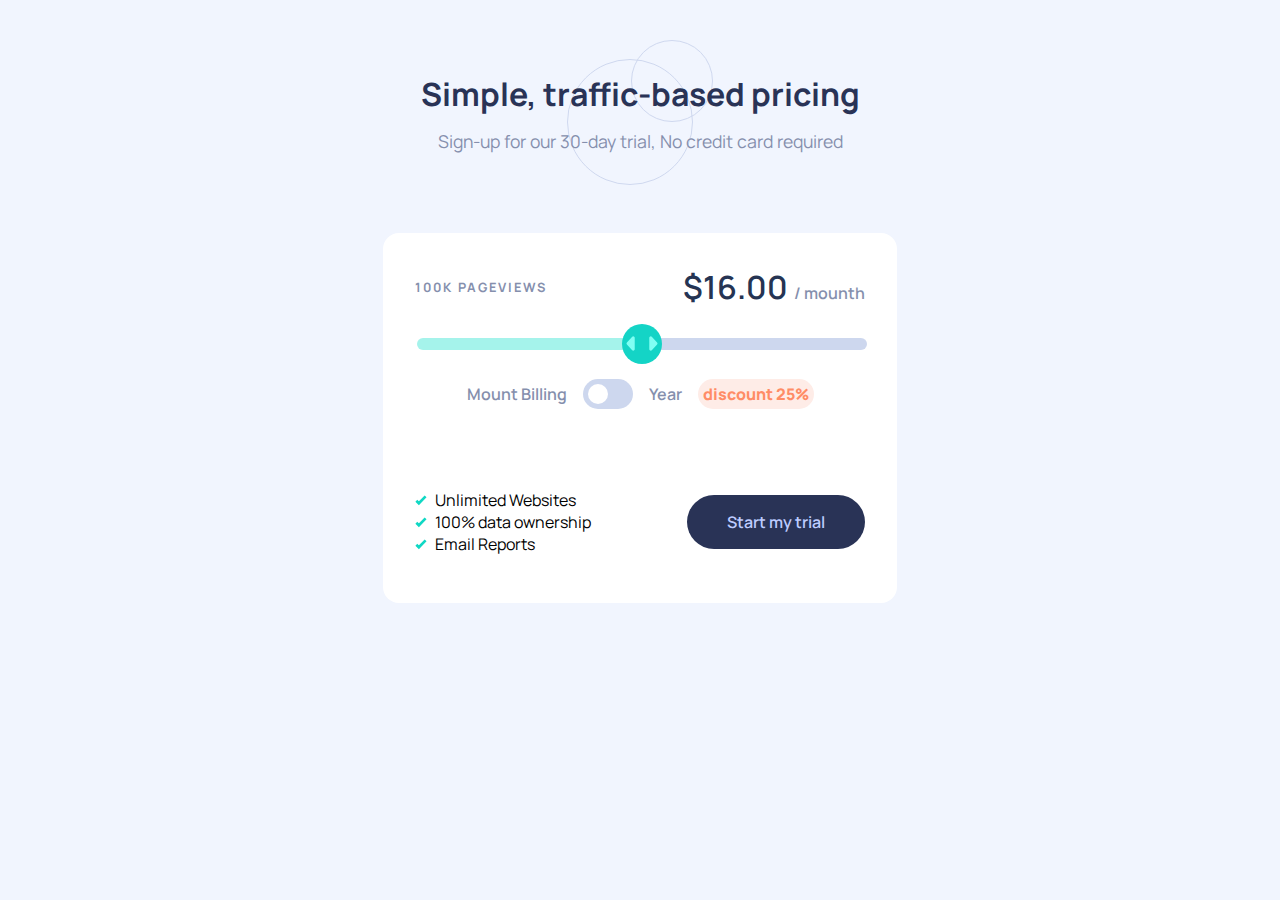
<file: index.html>
<!DOCTYPE html>
<html lang="en">
  <head>
    <meta charset="UTF-8" />
    <meta name="viewport" content="width=device-width, initial-scale=1.0" />
    <!-- displays site properly based on user's device -->

    <!-- Font Family -->
    <link rel="preconnect" href="https://fonts.googleapis.com" />
    <link rel="preconnect" href="https://fonts.gstatic.com" crossorigin />
    <link
      href="https://fonts.googleapis.com/css2?family=Manrope:wght@200..800&display=swap"
      rel="stylesheet"
    />
    <!-- end Font family -->

    <link
      rel="icon"
      type="image/png"
      sizes="32x32"
      href="./images/favicon-32x32.png"
    />
    <link rel="stylesheet" href="style.css" />
    <title>Frontend Mentor | Interactive pricing component</title>

    <!-- Feel free to remove these styles or customise in your own stylesheet 👍 -->
    <style>
      .attribution {
        font-size: 11px;
        text-align: center;
      }
      .attribution a {
        color: hsl(228, 45%, 44%);
      }
    </style>
  </head>
  <body>
    <div class="container">
      <div class="container-pricing">
        <div class="wrapper">
          <div class="title-pricing">
            <div class="title">Simple, traffic-based pricing</div>
            <div class="sub-title">
              Sign-up for our 30-day trial, No credit card required
            </div>
          </div>
          <div class="card-pricing">
            <div class="upper-pricing">
              <div class="amount">
                <div class="page" id="slider-page">
                  <span id="value-page">100</span>K PAGEVIEWS
                </div>
                <div class="price" id="slider-price">
                  $<span id="value-price">16.00</span>
                  <span id="contract">/ mounth</span>
                </div>
              </div>
              <div class="slider-amount">
                <input
                  type="range"
                  min="0"
                  max="200"
                  value="100"
                  class="slider"
                  id="mySlider"
                />
                <div id="selector">
                  <div class="selectBTN"></div>
                </div>
              </div>
              <div class="toogle-date">
                <div class="toogle-group">
                  <label for="">Mount Billing</label>
                  <div class="switch">
                    <input type="checkbox" id="switchToggle" />
                    <label for="switchToggle"></label>
                  </div>

                  <label for="">Year</label>
                  <div class="discount"><p>discount 25%</p></div>
                </div>
              </div>
            </div>
            <div class="below-pricing">
              <div class="adventage">
                <ul class="list-benefit">
                  <li>
                    <div>
                      <img src="./images/icon-check.svg" width="12" alt="" />
                    </div>
                    <div>Unlimited Websites</div>
                  </li>
                  <li>
                    <div>
                      <img src="./images/icon-check.svg" width="12" alt="" />
                    </div>
                    <div>100% data ownership</div>
                  </li>
                  <li>
                    <div>
                      <img src="./images/icon-check.svg" width="12" alt="" />
                    </div>
                    <div>Email Reports</div>
                  </li>
                </ul>
              </div>
              <div class="btn-trial">Start my trial</div>
            </div>
          </div>
        </div>
      </div>
    </div>

    <script src="index.js"></script>
  </body>
</html>
</file>
<file: style.css>
body {
  font-family: manrope;
  background-color: #f1f5fe;
}
.container {
  padding: 1rem;
}

.container-pricing {
  display: flex;
  justify-content: center;
  align-items: center;
}

.wrapper {
  display: flex;
  flex-direction: column;
  gap: 2rem;
}

.wrapper .title-pricing {
  padding: 3rem 0;
  text-align: center;
  background-image: url("./images/pattern-circles.svg");
  background-position: center; /* Posisi gambar di tengah elemen */
  background-repeat: no-repeat;
  z-index: 999;
}
.title-pricing .title {
  color: #293356;
  font-size: 2rem;
  font-weight: 700;
  margin-bottom: 0.8rem;
}
.title-pricing .sub-title {
  color: #858fad;
  font-size: 1.1rem;
  font-weight: 400;
}

/* card-pricing */
.card-pricing {
  padding: 2rem;
  background-color: white;
  border-radius: 1rem;
  width: 450px;
  display: flex;
  gap: 3rem;
  flex-direction: column;
}

/* upper */
.upper-pricing {
  display: flex;
  flex-direction: column;
  gap: 1.5rem;
  margin-bottom: 1rem;
}

.amount {
  display: flex;
  flex-direction: row;
  align-items: center;
  justify-content: space-between;
}

.amount .page {
  font-size: 0.8rem;
  color: #858fad;
  font-weight: 700;
  letter-spacing: 2px;
}
.amount .price {
  font-size: 2rem;
  font-weight: 600;
  color: #253453;
}
.amount #value-price {
  font-size: 2rem;
  font-weight: 600;
  color: #253453;
}
.amount .price span {
  font-size: 1rem;
  color: #858fad;
}

.toogle-date {
  display: flex;
  gap: 1rem;
  justify-content: center;
}

.toogle-group {
  color: #858fad;
  font-weight: 600;
  display: flex;
  justify-content: center;
  align-items: center;
  gap: 1rem;
}

/* switch button */
.switch {
  position: relative;
  display: inline-block;
  width: 50px;
  height: 30px;
}

.switch input {
  opacity: 0;
  width: 0;
  height: 0;
}

.switch label {
  position: absolute;
  top: 0;
  left: 0;
  right: 0;
  bottom: 0;
  background-color: #cdd7ee;
  border-radius: 1.5rem;
  cursor: pointer;
  transition: background-color 0.3s;
}

.switch label:before {
  position: absolute;
  content: "";
  width: 20px;
  height: 20px;
  border-radius: 50%;
  background-color: white;
  top: 5px;
  left: 5px;
  transition: transform 0.3s;
}

.switch input:checked + label {
  background-color: #14d4c6; /* Warna latar belakang ketika tombol aktif */
}

.switch input:checked + label:before {
  transform: translateX(20px); /* Menggeser tombol putar */
}

.price {
  color: #293356;
}

/* below-pricing */
.below-pricing {
  display: flex;
  flex-direction: row;
  justify-content: space-between;
  align-items: center;
}

li {
  list-style: none;
}

.adventage ul li span {
  background: url("./images/icon-check.svg");
}

.adventage li {
  display: flex;
  flex-direction: row;
  gap: 0.5rem;
}

.list-benefit {
  padding: 0;
}

.btn-trial {
  font-weight: 600;
  background-color: #293356;
  color: #bdccff;
  padding: 1rem 2.5rem;
  border-radius: 2rem;
  cursor: pointer;
}
.btn-trial:active {
  color: white;
}
.btn-trial:hover {
  color: white;
}

/* slider */
.slider {
  -webkit-appearance: none;
  width: 100%;
  height: 12px;
  background-color: rgb(205, 215, 238);
  outline: none;
  opacity: 1;
  -webkit-transition: 0.2s;
  transition: opacity 0.2s;
  border-radius: 12px;
}

.slider:hover {
  opacity: 1;
}

.slider::-webkit-slider-thumb {
  -webkit-appearance: none;
  appearance: none;
  width: 40px;
  height: 40px;
  background-color: #14d4c6;
  border-radius: 50%;
  background-position: center;
  background-size: 80%;
  background-image: url("./images/icon-slider.svg");
  cursor: pointer;
  background-repeat: no-repeat;
}
.slider::-webkit-slider-thumb:active {
  background-color: #23aea1;
}
/* discount */
.discount {
  color: #ff8c66;
  background-color: #feece7;
  padding: 4px 5px;
  border-radius: 1rem;
}

.discount p {
  margin: 0;
  font-weight: 800;
}
</file>
